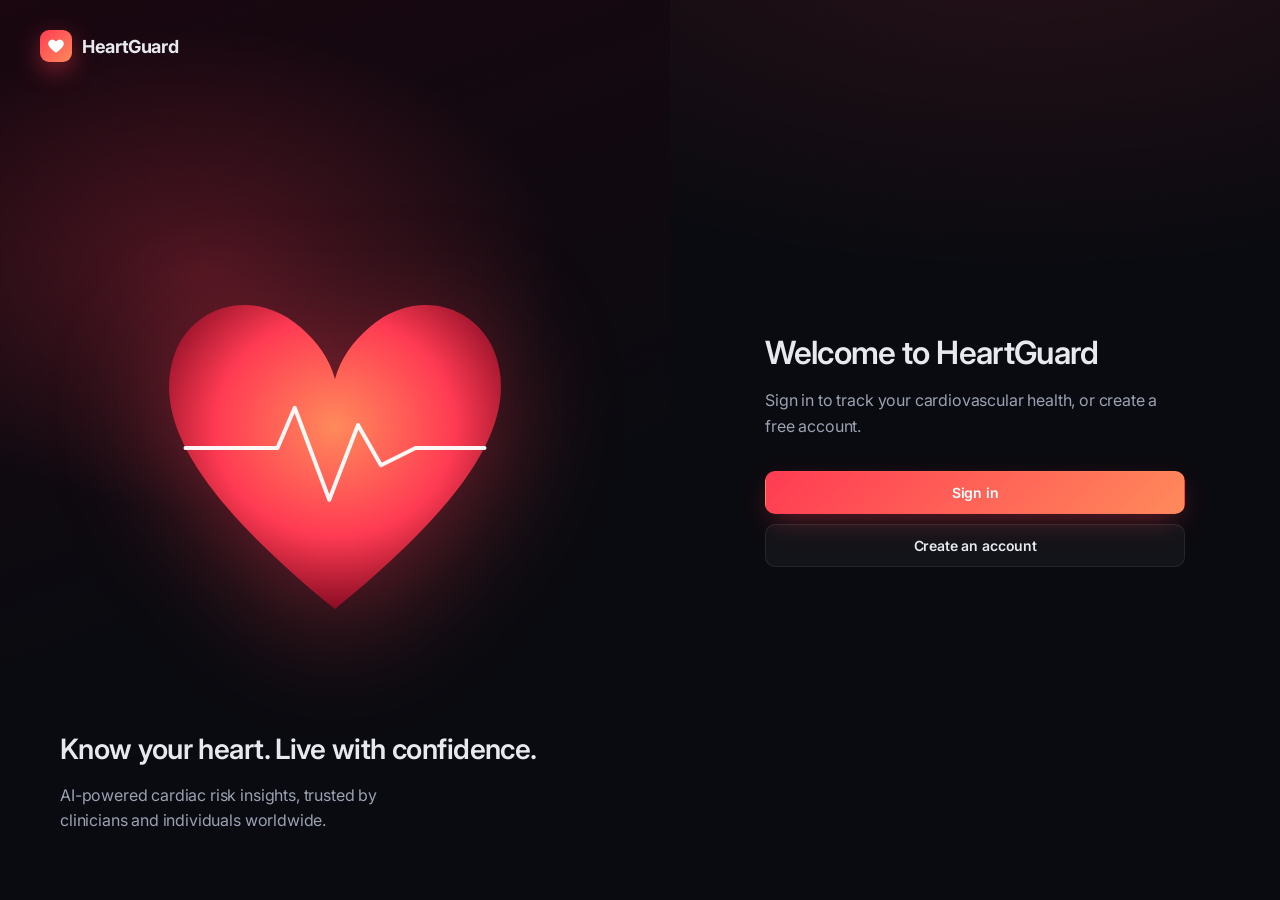
<file: templates/index.html>
<!doctype html>
<html lang="en">
<head>
  <meta charset="utf-8" />
  <meta name="viewport" content="width=device-width, initial-scale=1" />
  <title>HeartGuard - AI Heart Disease Risk Prediction</title>
  <meta name="description" content="HeartGuard uses machine learning to predict heart disease risk and deliver personalized cardiac insights." />
  <link rel="preconnect" href="https://fonts.googleapis.com" />
  <link rel="preconnect" href="https://fonts.gstatic.com" crossorigin />
  <link href="https://fonts.googleapis.com/css2?family=Inter:wght@400;500;600;700&display=swap" rel="stylesheet" />
  <link rel="stylesheet" href="/static/style.css" />
</head>
<body>
  <div class="auth-shell">
    <div class="auth-art">
      <div class="brand">
        <div class="brand-logo">
          <svg width="18" height="18" viewBox="0 0 24 24" fill="white"><path d="M12 21s-7-4.5-9.5-9A5.5 5.5 0 0 1 12 6a5.5 5.5 0 0 1 9.5 6c-2.5 4.5-9.5 9-9.5 9z"/></svg>
        </div>
        HeartGuard
      </div>
      <div class="heart-illustration">
        <svg viewBox="0 0 400 400" fill="none" xmlns="http://www.w3.org/2000/svg">
          <defs>
            <radialGradient id="hg" cx="50%" cy="40%" r="60%">
              <stop offset="0%" stop-color="#ff8a5b"/>
              <stop offset="60%" stop-color="#ff3b53"/>
              <stop offset="100%" stop-color="#8a0d24"/>
            </radialGradient>
          </defs>
          <path d="M200 340 C 90 250 40 180 60 120 C 75 75 130 60 170 95 C 185 108 195 122 200 140 C 205 122 215 108 230 95 C 270 60 325 75 340 120 C 360 180 310 250 200 340 Z" fill="url(#hg)"/>
          <path d="M70 200 H 150 L 165 165 L 195 245 L 220 180 L 240 215 L 270 200 H 330"
                stroke="white" stroke-width="3.5" fill="none" stroke-linecap="round" stroke-linejoin="round" opacity="0.95"/>
        </svg>
      </div>
      <div class="art-caption">
        <h2>Know your heart. Live with confidence.</h2>
        <p>AI-powered cardiac risk insights, trusted by clinicians and individuals worldwide.</p>
      </div>
    </div>
    <div class="auth-form-wrap">
      <div class="auth-card fade-in">
        <h1>Welcome to HeartGuard</h1>
        <p class="sub">Sign in to track your cardiovascular health, or create a free account.</p>
        <a class="btn btn-primary btn-block" href="login.html">Sign in</a>
        <div style="height:10px"></div>
        <a class="btn btn-ghost btn-block" href="register.html">Create an account</a>

      </div>
    </div>
  </div>
  <script src="/static/script.js?v=2.0"></script>
</body>
</html>
</file>
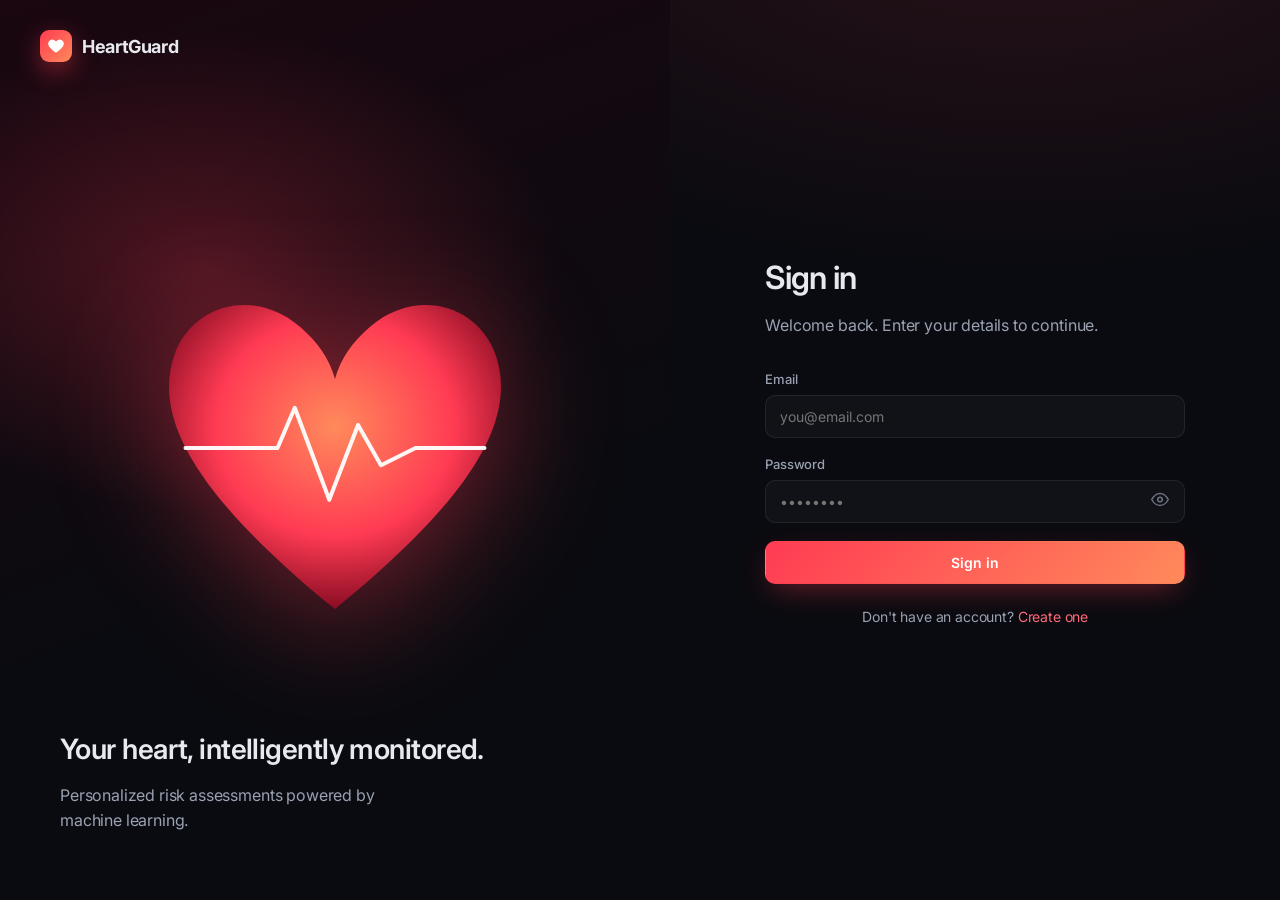
<file: templates/login.html>
<!doctype html>
<html lang="en">
<head>
  <meta charset="utf-8" />
  <meta name="viewport" content="width=device-width, initial-scale=1" />
  <title>Sign in - HeartGuard</title>
  <link href="https://fonts.googleapis.com/css2?family=Inter:wght@400;500;600;700&display=swap" rel="stylesheet" />
  <link rel="stylesheet" href="/static/style.css" />
</head>
<body>
  <div class="auth-shell">
    <div class="auth-art">
      <div class="brand">
        <div class="brand-logo">
          <svg width="18" height="18" viewBox="0 0 24 24" fill="white"><path d="M12 21s-7-4.5-9.5-9A5.5 5.5 0 0 1 12 6a5.5 5.5 0 0 1 9.5 6c-2.5 4.5-9.5 9-9.5 9z"/></svg>
        </div>
        HeartGuard
      </div>
      <div class="heart-illustration">
        <svg viewBox="0 0 400 400" fill="none">
          <defs>
            <radialGradient id="hg" cx="50%" cy="40%" r="60%">
              <stop offset="0%" stop-color="#ff8a5b"/>
              <stop offset="60%" stop-color="#ff3b53"/>
              <stop offset="100%" stop-color="#8a0d24"/>
            </radialGradient>
          </defs>
          <path d="M200 340 C 90 250 40 180 60 120 C 75 75 130 60 170 95 C 185 108 195 122 200 140 C 205 122 215 108 230 95 C 270 60 325 75 340 120 C 360 180 310 250 200 340 Z" fill="url(#hg)"/>
          <path d="M70 200 H 150 L 165 165 L 195 245 L 220 180 L 240 215 L 270 200 H 330"
                stroke="white" stroke-width="3.5" fill="none" stroke-linecap="round" stroke-linejoin="round" opacity="0.95"/>
        </svg>
      </div>
      <div class="art-caption">
        <h2>Your heart, intelligently monitored.</h2>
        <p>Personalized risk assessments powered by machine learning.</p>
      </div>
    </div>
    <div class="auth-form-wrap">
      <form id="loginForm" class="auth-card fade-in">
        <h1>Sign in</h1>
        <p class="sub">Welcome back. Enter your details to continue.</p>
        <div id="authMessage" style="display:none; padding:12px; border-radius:8px; margin-bottom:16px; font-size:14px; text-align:center;"></div>
        <div class="field">
          <label for="email">Email</label>
          <input class="input" type="email" id="email" name="email" placeholder="you@email.com" required />
        </div>
        <div class="field">
          <label for="password">Password</label>
          <div style="position:relative">
            <input class="input" type="password" id="password" name="password" placeholder="••••••••" required style="padding-right:40px;" />
            <button type="button" class="pwd-toggle" tabindex="-1" onclick="const p=document.getElementById('password'); p.type=p.type==='password'?'text':'password';" style="position:absolute; right:10px; top:50%; transform:translateY(-50%); background:none; border:none; color:#6b7180; cursor:pointer;">
              <svg width="18" height="18" viewBox="0 0 24 24" fill="none" stroke="currentColor" stroke-width="2" stroke-linecap="round" stroke-linejoin="round"><path d="M1 12s4-8 11-8 11 8 11 8-4 8-11 8-11-8-11-8z"></path><circle cx="12" cy="12" r="3"></circle></svg>
            </button>
          </div>
        </div>
        <button type="submit" class="btn btn-primary btn-block">Sign in</button>
        <p class="auth-foot">Don't have an account? <a href="register.html">Create one</a></p>
      </form>
    </div>
  </div>
  <script src="/static/script.js?v=4"></script>
</body>
</html>
</file>
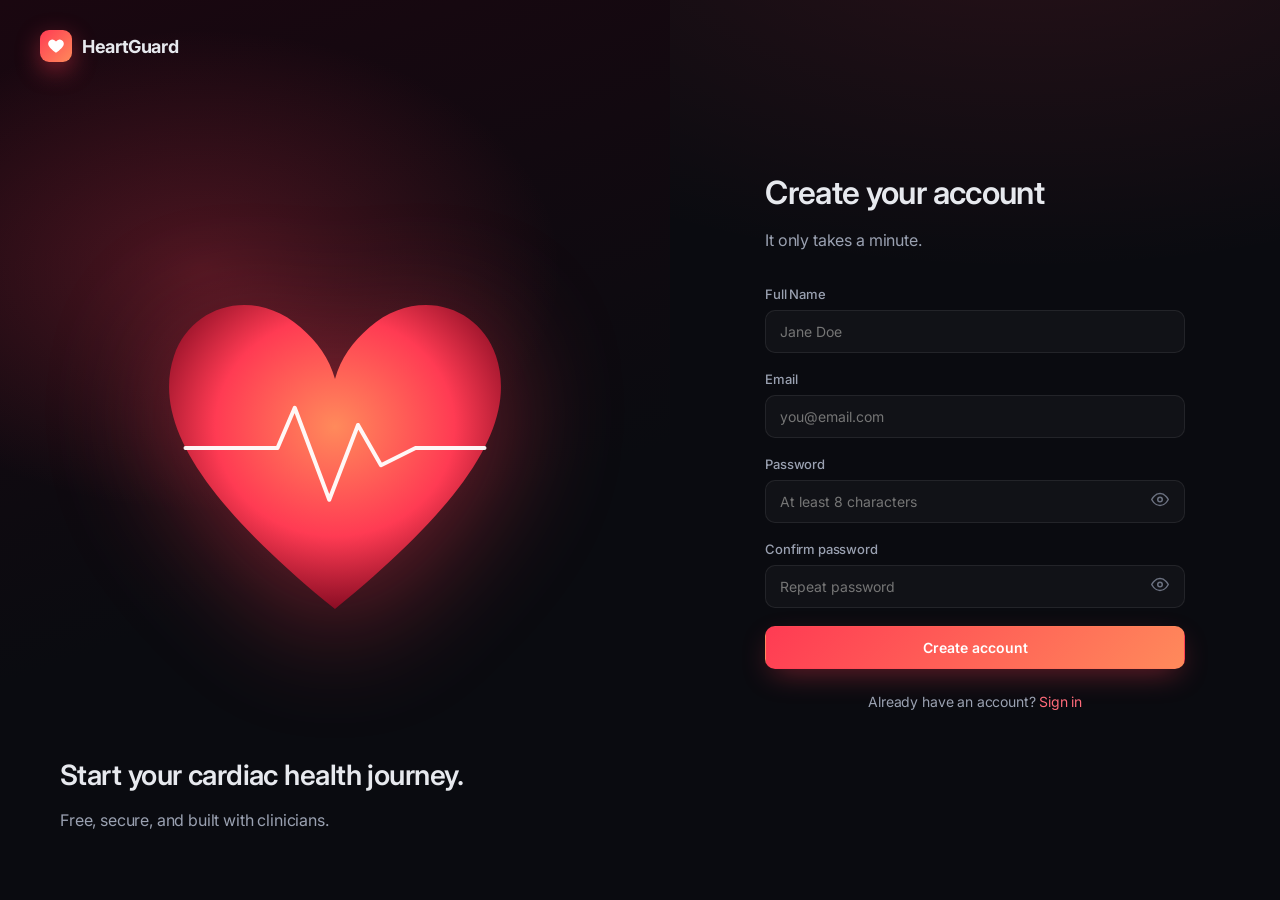
<file: templates/register.html>
<!doctype html>
<html lang="en">
<head>
  <meta charset="utf-8" />
  <meta name="viewport" content="width=device-width, initial-scale=1" />
  <title>Create account - HeartGuard</title>
  <link href="https://fonts.googleapis.com/css2?family=Inter:wght@400;500;600;700&display=swap" rel="stylesheet" />
  <link rel="stylesheet" href="/static/style.css" />
</head>
<body>
  <div class="auth-shell">
    <div class="auth-art">
      <div class="brand">
        <div class="brand-logo">
          <svg width="18" height="18" viewBox="0 0 24 24" fill="white"><path d="M12 21s-7-4.5-9.5-9A5.5 5.5 0 0 1 12 6a5.5 5.5 0 0 1 9.5 6c-2.5 4.5-9.5 9-9.5 9z"/></svg>
        </div>
        HeartGuard
      </div>
      <div class="heart-illustration">
        <svg viewBox="0 0 400 400" fill="none">
          <defs>
            <radialGradient id="hg" cx="50%" cy="40%" r="60%">
              <stop offset="0%" stop-color="#ff8a5b"/>
              <stop offset="60%" stop-color="#ff3b53"/>
              <stop offset="100%" stop-color="#8a0d24"/>
            </radialGradient>
          </defs>
          <path d="M200 340 C 90 250 40 180 60 120 C 75 75 130 60 170 95 C 185 108 195 122 200 140 C 205 122 215 108 230 95 C 270 60 325 75 340 120 C 360 180 310 250 200 340 Z" fill="url(#hg)"/>
          <path d="M70 200 H 150 L 165 165 L 195 245 L 220 180 L 240 215 L 270 200 H 330"
                stroke="white" stroke-width="3.5" fill="none" stroke-linecap="round" stroke-linejoin="round" opacity="0.95"/>
        </svg>
      </div>
      <div class="art-caption">
        <h2>Start your cardiac health journey.</h2>
        <p>Free, secure, and built with clinicians.</p>
      </div>
    </div>
    <div class="auth-form-wrap">
      <form id="registerForm" class="auth-card fade-in">
        <h1>Create your account</h1>
        <p class="sub">It only takes a minute.</p>
        <div id="authMessage" style="display:none; padding:12px; border-radius:8px; margin-bottom:16px; font-size:14px; text-align:center;"></div>
        <div class="field">
          <label for="name">Full Name</label>
          <input class="input" type="text" id="name" name="name" placeholder="Jane Doe" required />
        </div>
        <div class="field">
          <label for="email">Email</label>
          <input class="input" type="email" id="email" name="email" placeholder="you@email.com" required />
        </div>
        <div class="field">
          <label for="password">Password</label>
          <div style="position:relative">
            <input class="input" type="password" id="password" name="password" placeholder="At least 8 characters" required style="padding-right:40px;" />
            <button type="button" class="pwd-toggle" tabindex="-1" onclick="const p=document.getElementById('password'); p.type=p.type==='password'?'text':'password';" style="position:absolute; right:10px; top:50%; transform:translateY(-50%); background:none; border:none; color:#6b7180; cursor:pointer;">
              <svg width="18" height="18" viewBox="0 0 24 24" fill="none" stroke="currentColor" stroke-width="2" stroke-linecap="round" stroke-linejoin="round"><path d="M1 12s4-8 11-8 11 8 11 8-4 8-11 8-11-8-11-8z"></path><circle cx="12" cy="12" r="3"></circle></svg>
            </button>
          </div>
        </div>
        <div class="field">
          <label for="confirm">Confirm password</label>
          <div style="position:relative">
            <input class="input" type="password" id="confirm" name="confirm" placeholder="Repeat password" required style="padding-right:40px;" />
            <button type="button" class="pwd-toggle" tabindex="-1" onclick="const p=document.getElementById('confirm'); p.type=p.type==='password'?'text':'password';" style="position:absolute; right:10px; top:50%; transform:translateY(-50%); background:none; border:none; color:#6b7180; cursor:pointer;">
              <svg width="18" height="18" viewBox="0 0 24 24" fill="none" stroke="currentColor" stroke-width="2" stroke-linecap="round" stroke-linejoin="round"><path d="M1 12s4-8 11-8 11 8 11 8-4 8-11 8-11-8-11-8z"></path><circle cx="12" cy="12" r="3"></circle></svg>
            </button>
          </div>
        </div>
        <button type="submit" class="btn btn-primary btn-block">Create account</button>
        <p class="auth-foot">Already have an account? <a href="login.html">Sign in</a></p>
      </form>
    </div>
  </div>
  <script src="/static/script.js?v=4"></script>
</body>
</html>
</file>
<file: static/style.css>
/* HeartGuard - Premium dark SaaS healthcare UI */
:root {
  --bg: #0a0b10;
  --bg-2: #0f1117;
  --panel: rgba(20, 22, 32, 0.65);
  --panel-solid: #14161f;
  --border: rgba(255, 255, 255, 0.08);
  --border-strong: rgba(255, 255, 255, 0.14);
  --text: #e7e9ee;
  --text-dim: #9aa1b1;
  --text-mute: #6b7180;
  --accent: #ff3b53;
  --accent-2: #ff6b7a;
  --accent-glow: rgba(255, 59, 83, 0.45);
  --success: #34d399;
  --warning: #fbbf24;
  --danger: #ef4444;
  --info: #60a5fa;
  --radius: 14px;
  --radius-lg: 20px;
  --shadow-lg: 0 30px 80px -20px rgba(0, 0, 0, 0.6);
  --grad-accent: linear-gradient(135deg, #ff3b53 0%, #ff8a5b 100%);
  --grad-panel: linear-gradient(180deg, rgba(255,255,255,0.04), rgba(255,255,255,0.01));
}

* { box-sizing: border-box; }
html, body { margin: 0; padding: 0; }
body {
  font-family: 'Inter', -apple-system, BlinkMacSystemFont, 'Segoe UI', Roboto, sans-serif;
  background: radial-gradient(1200px 600px at 80% -10%, rgba(255,59,83,0.12), transparent 60%),
              radial-gradient(900px 500px at -10% 20%, rgba(96,165,250,0.08), transparent 60%),
              var(--bg);
  color: var(--text);
  min-height: 100vh;
  -webkit-font-smoothing: antialiased;
  letter-spacing: -0.01em;
}

a { color: var(--accent-2); text-decoration: none; }
a:hover { color: var(--accent); }

h1, h2, h3, h4 { margin: 0 0 8px; font-weight: 600; letter-spacing: -0.02em; }
h1 { font-size: 28px; }
h2 { font-size: 22px; }
h3 { font-size: 18px; }
p { color: var(--text-dim); line-height: 1.6; }

/* ===== Auth pages ===== */
.auth-shell {
  display: grid;
  grid-template-columns: 1.1fr 1fr;
  min-height: 100vh;
}
.auth-art {
  position: relative;
  background: linear-gradient(160deg, #1a0710 0%, #0a0b10 60%);
  overflow: hidden;
  display: flex; align-items: center; justify-content: center;
  padding: 60px;
}
.auth-art::before {
  content: ""; position: absolute; inset: 0;
  background: radial-gradient(600px 400px at 30% 30%, rgba(255,59,83,0.25), transparent 60%);
}
.brand {
  position: absolute; top: 30px; left: 40px;
  display: flex; align-items: center; gap: 10px;
  font-weight: 700; font-size: 18px; letter-spacing: -0.02em;
}
.brand-logo {
  width: 32px; height: 32px; border-radius: 9px;
  background: var(--grad-accent);
  display: grid; place-items: center;
  box-shadow: 0 8px 24px var(--accent-glow);
}
.heart-illustration {
  position: relative; z-index: 1;
  width: 100%; max-width: 460px;
}
.heart-illustration svg { width: 100%; height: auto; filter: drop-shadow(0 20px 60px var(--accent-glow)); }
.art-caption {
  position: absolute; bottom: 50px; left: 60px; right: 60px; z-index: 2;
}
.art-caption h2 { font-size: 28px; line-height: 1.2; }
.art-caption p { max-width: 380px; }

.auth-form-wrap {
  display: flex; align-items: center; justify-content: center; padding: 40px;
}
.auth-card {
  width: 100%; max-width: 420px;
}
.auth-card h1 { font-size: 32px; }
.auth-card .sub { color: var(--text-dim); margin-bottom: 32px; }

.field { margin-bottom: 18px; }
.field label {
  display: block; font-size: 13px; color: var(--text-dim); margin-bottom: 8px; font-weight: 500;
}
.input, select, textarea {
  width: 100%; padding: 12px 14px;
  background: rgba(255,255,255,0.03);
  border: 1px solid var(--border);
  border-radius: 10px;
  color: var(--text);
  font-size: 14px; font-family: inherit;
  transition: border-color .2s, background .2s, box-shadow .2s;
}
.input:focus, select:focus, textarea:focus {
  outline: none;
  border-color: var(--accent);
  background: rgba(255,255,255,0.05);
  box-shadow: 0 0 0 4px rgba(255,59,83,0.12);
}

.btn {
  display: inline-flex; align-items: center; justify-content: center; gap: 8px;
  padding: 12px 18px; border-radius: 10px;
  border: 1px solid transparent; cursor: pointer;
  font-size: 14px; font-weight: 600; font-family: inherit;
  transition: transform .15s ease, box-shadow .2s ease, background .2s;
}
.btn:active { transform: translateY(1px); }
.btn-primary {
  background: var(--grad-accent);
  color: white;
  box-shadow: 0 10px 30px -8px var(--accent-glow);
}
.btn-primary:hover { box-shadow: 0 14px 40px -8px var(--accent-glow); }
.btn-ghost {
  background: rgba(255,255,255,0.04);
  border-color: var(--border);
  color: var(--text);
}
.btn-ghost:hover { background: rgba(255,255,255,0.08); }
.btn-block { width: 100%; }

.auth-foot { margin-top: 22px; color: var(--text-dim); font-size: 14px; text-align: center; }

/* ===== App layout ===== */
.app {
  display: grid;
  grid-template-columns: 260px 1fr;
  min-height: 100vh;
}
.sidebar {
  border-right: 1px solid var(--border);
  background: linear-gradient(180deg, rgba(20,22,32,0.85), rgba(10,11,16,0.85));
  backdrop-filter: blur(20px);
  padding: 24px 16px;
  position: sticky; top: 0; height: 100vh;
  display: flex; flex-direction: column;
}
.sidebar .brand { position: static; padding: 4px 8px 24px; }
.nav { display: flex; flex-direction: column; gap: 2px; }
.nav a {
  display: flex; align-items: center; gap: 12px;
  padding: 10px 12px; border-radius: 10px;
  color: var(--text-dim); font-weight: 500; font-size: 14px;
  transition: background .15s, color .15s;
}
.nav a:hover { background: rgba(255,255,255,0.04); color: var(--text); }
.nav a.active {
  background: linear-gradient(135deg, rgba(255,59,83,0.18), rgba(255,59,83,0.06));
  color: white;
  border: 1px solid rgba(255,59,83,0.25);
}
.nav a svg { width: 18px; height: 18px; flex-shrink: 0; }
.sidebar .foot {
  margin-top: auto; padding: 12px;
  display: flex; align-items: center; gap: 10px;
  border-top: 1px solid var(--border);
}
.avatar {
  width: 36px; height: 36px; border-radius: 50%;
  background: var(--grad-accent);
  display: grid; place-items: center;
  color: white; font-weight: 600; font-size: 14px;
  flex-shrink: 0;
}
.avatar.lg { width: 96px; height: 96px; font-size: 36px; }
.foot-info { font-size: 13px; }
.foot-info b { display: block; color: var(--text); }
.foot-info span { color: var(--text-mute); font-size: 12px; }

.main { padding: 32px 40px; max-width: 1400px; }
.topbar {
  display: flex; align-items: center; justify-content: space-between;
  margin-bottom: 28px;
}
.topbar .search {
  position: relative; flex: 1; max-width: 420px;
}
.topbar .search input {
  padding-left: 38px;
}
.topbar .search svg {
  position: absolute; left: 12px; top: 50%; transform: translateY(-50%);
  width: 16px; height: 16px; color: var(--text-mute);
}
.topbar-actions { display: flex; gap: 10px; align-items: center; }

/* ===== Glass cards ===== */
.glass {
  background: var(--panel);
  backdrop-filter: blur(24px);
  -webkit-backdrop-filter: blur(24px);
  border: 1px solid var(--border);
  border-radius: var(--radius-lg);
  padding: 22px;
  position: relative;
  overflow: hidden;
}
.glass::before {
  content: ""; position: absolute; inset: 0;
  background: var(--grad-panel);
  pointer-events: none;
}

.welcome {
  margin-bottom: 24px;
  background:
    radial-gradient(600px 200px at 90% -50%, rgba(255,59,83,0.25), transparent 60%),
    var(--panel);
  padding: 28px;
}
.welcome h1 { font-size: 26px; }
.welcome p { margin: 6px 0 16px; }

.grid { display: grid; gap: 20px; }
.grid-4 { grid-template-columns: repeat(4, 1fr); }
.grid-3 { grid-template-columns: repeat(3, 1fr); }
.grid-2 { grid-template-columns: repeat(2, 1fr); }
.mt-20 { margin-top: 20px; }
.mt-24 { margin-top: 24px; }

.stat .label {
  display: flex; align-items: center; gap: 8px;
  font-size: 13px; color: var(--text-dim); margin-bottom: 12px;
}
.stat .label .ico {
  width: 32px; height: 32px; border-radius: 9px;
  background: rgba(255,59,83,0.12); color: var(--accent);
  display: grid; place-items: center;
}
.stat .value { font-size: 32px; font-weight: 700; letter-spacing: -0.03em; }
.stat .delta { font-size: 12px; color: var(--success); margin-top: 6px; }
.stat .delta.down { color: var(--danger); }

.chart-card { min-height: 320px; }
.chart-head {
  display: flex; justify-content: space-between; align-items: center;
  margin-bottom: 16px;
}
.chip {
  font-size: 12px; padding: 4px 10px; border-radius: 999px;
  background: rgba(255,255,255,0.06); color: var(--text-dim);
  border: 1px solid var(--border);
}

/* fake chart */
.linechart { width: 100%; height: 240px; }

.insights .insight {
  display: flex; gap: 14px; padding: 14px 0;
  border-top: 1px solid var(--border);
}
.insights .insight:first-of-type { border-top: 0; padding-top: 4px; }
.insight-icon {
  width: 38px; height: 38px; border-radius: 10px; flex-shrink: 0;
  background: rgba(96,165,250,0.12); color: var(--info);
  display: grid; place-items: center;
}
.insight-icon.warn { background: rgba(251,191,36,0.12); color: var(--warning); }
.insight-icon.good { background: rgba(52,211,153,0.12); color: var(--success); }
.insight-body h4 { font-size: 14px; margin: 2px 0; }
.insight-body p { font-size: 13px; margin: 0; }

/* ===== Tables ===== */
.table {
  width: 100%; border-collapse: separate; border-spacing: 0;
}
.table th, .table td {
  text-align: left; padding: 14px 16px; font-size: 14px;
  border-bottom: 1px solid var(--border);
}
.table th {
  color: var(--text-mute); font-weight: 500; font-size: 12px;
  text-transform: uppercase; letter-spacing: 0.05em;
  background: rgba(255,255,255,0.02);
}
.table tbody tr:hover { background: rgba(255,255,255,0.03); }
.badge {
  display: inline-flex; align-items: center; gap: 6px;
  padding: 4px 10px; border-radius: 999px; font-size: 12px; font-weight: 500;
}
.badge.low { background: rgba(52,211,153,0.12); color: var(--success); }
.badge.med { background: rgba(251,191,36,0.12); color: var(--warning); }
.badge.high { background: rgba(239,68,68,0.14); color: var(--danger); }

/* ===== Assessment form ===== */
.form-grid {
  display: grid; grid-template-columns: repeat(2, 1fr); gap: 18px;
}
.form-grid .full { grid-column: 1 / -1; }
.section-title {
  font-size: 12px; text-transform: uppercase; letter-spacing: 0.1em;
  color: var(--text-mute); margin: 24px 0 8px;
}

/* ===== Result page / Gauge ===== */
.result-wrap {
  display: grid; grid-template-columns: 1fr 1.2fr; gap: 24px;
}
.gauge-card { text-align: center; padding: 32px; }
.gauge {
  position: relative;
  width: 260px; height: 260px; margin: 0 auto;
}
.gauge svg { transform: rotate(-90deg); }
.gauge .circle-bg { stroke: rgba(255,255,255,0.06); }
.gauge .circle-fill {
  stroke: url(#riskGrad);
  stroke-linecap: round;
  transition: stroke-dashoffset 1.4s cubic-bezier(.2,.7,.2,1);
  filter: drop-shadow(0 0 12px var(--accent-glow));
}
.gauge-text {
  position: absolute; inset: 0; display: flex; flex-direction: column;
  align-items: center; justify-content: center;
}
.gauge-text .pct { font-size: 56px; font-weight: 700; letter-spacing: -0.04em; }
.gauge-text .lbl { color: var(--text-dim); font-size: 13px; text-transform: uppercase; letter-spacing: .1em; }

.risk-tag {
  display: inline-block; padding: 6px 14px; border-radius: 999px;
  font-weight: 600; font-size: 14px; margin-top: 14px;
  background: rgba(239,68,68,0.14); color: var(--danger);
}

.recommend li {
  display: flex; gap: 12px; align-items: flex-start;
  padding: 12px 0; border-bottom: 1px solid var(--border);
  font-size: 14px; color: var(--text);
}
.recommend li:last-child { border-bottom: 0; }
.recommend ul { list-style: none; padding: 0; margin: 0; }
.check {
  width: 24px; height: 24px; border-radius: 8px; flex-shrink: 0;
  background: rgba(52,211,153,0.14); color: var(--success);
  display: grid; place-items: center;
}

/* ===== Profile ===== */
.profile-head {
  display: flex; gap: 24px; align-items: center;
}
.profile-head h1 { margin-bottom: 4px; }
.profile-head p { margin: 0; }

/* ===== Animations ===== */
@keyframes fadeUp {
  from { opacity: 0; transform: translateY(12px); }
  to { opacity: 1; transform: translateY(0); }
}
@keyframes pulse-heart {
  0%, 100% { transform: scale(1); filter: drop-shadow(0 20px 60px var(--accent-glow)); }
  50% { transform: scale(1.04); filter: drop-shadow(0 30px 80px var(--accent-glow)); }
}
.fade-in { animation: fadeUp .5s ease both; }
.fade-in.d1 { animation-delay: .05s; }
.fade-in.d2 { animation-delay: .12s; }
.fade-in.d3 { animation-delay: .2s; }
.fade-in.d4 { animation-delay: .28s; }
.heart-illustration { animation: pulse-heart 3s ease-in-out infinite; }

/* ===== Responsive ===== */
@media (max-width: 1000px) {
  .app { grid-template-columns: 1fr; }
  .sidebar { position: relative; height: auto; flex-direction: row; overflow-x: auto; }
  .sidebar .brand, .sidebar .foot { display: none; }
  .nav { flex-direction: row; }
  .main { padding: 20px; }
  .grid-4 { grid-template-columns: repeat(2, 1fr); }
  .grid-3, .grid-2 { grid-template-columns: 1fr; }
  .auth-shell { grid-template-columns: 1fr; }
  .auth-art { display: none; }
  .result-wrap { grid-template-columns: 1fr; }
  .form-grid { grid-template-columns: 1fr; }
}
@media (max-width: 560px) {
  .grid-4 { grid-template-columns: 1fr; }
  h1 { font-size: 22px; }
  .gauge { width: 200px; height: 200px; }
  .gauge-text .pct { font-size: 42px; }
}
/* ===== Auth extras ===== */
.divider { display: flex; align-items: center; gap: 12px; margin: 18px 0; color: var(--text-mute); font-size: 12px; }
.divider::before, .divider::after { content: ""; flex: 1; height: 1px; background: var(--border); }
.btn-google {
  background: #fff; color: #1f2330; border: 1px solid var(--border-strong);
  display: inline-flex; align-items: center; justify-content: center; gap: 10px; font-weight: 600;
}
  border-radius: var(--radius-lg);
  padding: 22px;
  position: relative;
  overflow: hidden;
}
.glass::before {
  content: ""; position: absolute; inset: 0;
  background: var(--grad-panel);
  pointer-events: none;
}

.welcome {
  margin-bottom: 24px;
  background:
    radial-gradient(600px 200px at 90% -50%, rgba(255,59,83,0.25), transparent 60%),
    var(--panel);
  padding: 28px;
}
.welcome h1 { font-size: 26px; }
.welcome p { margin: 6px 0 16px; }

.grid { display: grid; gap: 20px; }
.grid-4 { grid-template-columns: repeat(4, 1fr); }
.grid-3 { grid-template-columns: repeat(3, 1fr); }
.grid-2 { grid-template-columns: repeat(2, 1fr); }
.mt-20 { margin-top: 20px; }
.mt-24 { margin-top: 24px; }

.stat .label {
  display: flex; align-items: center; gap: 8px;
  font-size: 13px; color: var(--text-dim); margin-bottom: 12px;
}
.stat .label .ico {
  width: 32px; height: 32px; border-radius: 9px;
  background: rgba(255,59,83,0.12); color: var(--accent);
  display: grid; place-items: center;
}
.stat .value { font-size: 32px; font-weight: 700; letter-spacing: -0.03em; }
.stat .delta { font-size: 12px; color: var(--success); margin-top: 6px; }
.stat .delta.down { color: var(--danger); }

.chart-card { min-height: 320px; }
.chart-head {
  display: flex; justify-content: space-between; align-items: center;
  margin-bottom: 16px;
}
.chip {
  font-size: 12px; padding: 4px 10px; border-radius: 999px;
  background: rgba(255,255,255,0.06); color: var(--text-dim);
  border: 1px solid var(--border);
}

/* fake chart */
.linechart { width: 100%; height: 240px; }

.insights .insight {
  display: flex; gap: 14px; padding: 14px 0;
  border-top: 1px solid var(--border);
}
.insights .insight:first-of-type { border-top: 0; padding-top: 4px; }
.insight-icon {
  width: 38px; height: 38px; border-radius: 10px; flex-shrink: 0;
  background: rgba(96,165,250,0.12); color: var(--info);
  display: grid; place-items: center;
}
.insight-icon.warn { background: rgba(251,191,36,0.12); color: var(--warning); }
.insight-icon.good { background: rgba(52,211,153,0.12); color: var(--success); }
.insight-body h4 { font-size: 14px; margin: 2px 0; }
.insight-body p { font-size: 13px; margin: 0; }

/* ===== Tables ===== */
.table {
  width: 100%; border-collapse: separate; border-spacing: 0;
}
.table th, .table td {
  text-align: left; padding: 14px 16px; font-size: 14px;
  border-bottom: 1px solid var(--border);
}
.table th {
  color: var(--text-mute); font-weight: 500; font-size: 12px;
  text-transform: uppercase; letter-spacing: 0.05em;
  background: rgba(255,255,255,0.02);
}
.table tbody tr:hover { background: rgba(255,255,255,0.03); }
.badge {
  display: inline-flex; align-items: center; gap: 6px;
  padding: 4px 10px; border-radius: 999px; font-size: 12px; font-weight: 500;
}
.badge.low { background: rgba(52,211,153,0.12); color: var(--success); }
.badge.med { background: rgba(251,191,36,0.12); color: var(--warning); }
.badge.high { background: rgba(239,68,68,0.14); color: var(--danger); }

/* ===== Assessment form ===== */
.form-grid {
  display: grid; grid-template-columns: repeat(2, 1fr); gap: 18px;
}
.form-grid .full { grid-column: 1 / -1; }
.section-title {
  font-size: 12px; text-transform: uppercase; letter-spacing: 0.1em;
  color: var(--text-mute); margin: 24px 0 8px;
}

/* ===== Result page / Gauge ===== */
.result-wrap {
  display: grid; grid-template-columns: 1fr 1.2fr; gap: 24px;
}
.gauge-card { text-align: center; padding: 32px; }
.gauge {
  position: relative;
  width: 260px; height: 260px; margin: 0 auto;
}
.gauge svg { transform: rotate(-90deg); }
.gauge .circle-bg { stroke: rgba(255,255,255,0.06); }
.gauge .circle-fill {
  stroke: url(#riskGrad);
  stroke-linecap: round;
  transition: stroke-dashoffset 1.4s cubic-bezier(.2,.7,.2,1);
  filter: drop-shadow(0 0 12px var(--accent-glow));
}
.gauge-text {
  position: absolute; inset: 0; display: flex; flex-direction: column;
  align-items: center; justify-content: center;
}
.gauge-text .pct { font-size: 56px; font-weight: 700; letter-spacing: -0.04em; }
.gauge-text .lbl { color: var(--text-dim); font-size: 13px; text-transform: uppercase; letter-spacing: .1em; }

.risk-tag {
  display: inline-block; padding: 6px 14px; border-radius: 999px;
  font-weight: 600; font-size: 14px; margin-top: 14px;
  background: rgba(239,68,68,0.14); color: var(--danger);
}

.recommend li {
  display: flex; gap: 12px; align-items: flex-start;
  padding: 12px 0; border-bottom: 1px solid var(--border);
  font-size: 14px; color: var(--text);
}
.recommend li:last-child { border-bottom: 0; }
.recommend ul { list-style: none; padding: 0; margin: 0; }
.check {
  width: 24px; height: 24px; border-radius: 8px; flex-shrink: 0;
  background: rgba(52,211,153,0.14); color: var(--success);
  display: grid; place-items: center;
}

/* ===== Profile ===== */
.profile-head {
  display: flex; gap: 24px; align-items: center;
}
.profile-head h1 { margin-bottom: 4px; }
.profile-head p { margin: 0; }

/* ===== Animations ===== */
@keyframes fadeUp {
  from { opacity: 0; transform: translateY(12px); }
  to { opacity: 1; transform: translateY(0); }
}
@keyframes pulse-heart {
  0%, 100% { transform: scale(1); filter: drop-shadow(0 20px 60px var(--accent-glow)); }
  50% { transform: scale(1.04); filter: drop-shadow(0 30px 80px var(--accent-glow)); }
}
.fade-in { animation: fadeUp .5s ease both; }
.fade-in.d1 { animation-delay: .05s; }
.fade-in.d2 { animation-delay: .12s; }
.fade-in.d3 { animation-delay: .2s; }
.fade-in.d4 { animation-delay: .28s; }
.heart-illustration { animation: pulse-heart 3s ease-in-out infinite; }

/* ===== Responsive ===== */
@media (max-width: 1000px) {
  .app { grid-template-columns: 1fr; }
  .sidebar { position: relative; height: auto; flex-direction: row; overflow-x: auto; }
  .sidebar .brand, .sidebar .foot { display: none; }
  .nav { flex-direction: row; }
  .main { padding: 20px; }
  .grid-4 { grid-template-columns: repeat(2, 1fr); }
  .grid-3, .grid-2 { grid-template-columns: 1fr; }
  .auth-shell { grid-template-columns: 1fr; }
  .auth-art { display: none; }
  .result-wrap { grid-template-columns: 1fr; }
  .form-grid { grid-template-columns: 1fr; }
}
@media (max-width: 560px) {
  .grid-4 { grid-template-columns: 1fr; }
  h1 { font-size: 22px; }
  .gauge { width: 200px; height: 200px; }
  .gauge-text .pct { font-size: 42px; }
}
/* ===== Auth extras ===== */
.divider { display: flex; align-items: center; gap: 12px; margin: 18px 0; color: var(--text-mute); font-size: 12px; }
.divider::before, .divider::after { content: ""; flex: 1; height: 1px; background: var(--border); }
.btn-google {
  background: #fff; color: #1f2330; border: 1px solid var(--border-strong);
  display: inline-flex; align-items: center; justify-content: center; gap: 10px; font-weight: 600;
}
.btn-google:hover { background: #f3f4f6; color: #1f2330; }
.btn-danger {
  background: rgba(239, 68, 68, 0.12); color: #fca5a5; border: 1px solid rgba(239,68,68,0.35);
}
.btn-danger:hover { background: rgba(239, 68, 68, 0.2); color: #fff; }
select option { background-color: var(--panel-solid); color: var(--text); }
</file>
